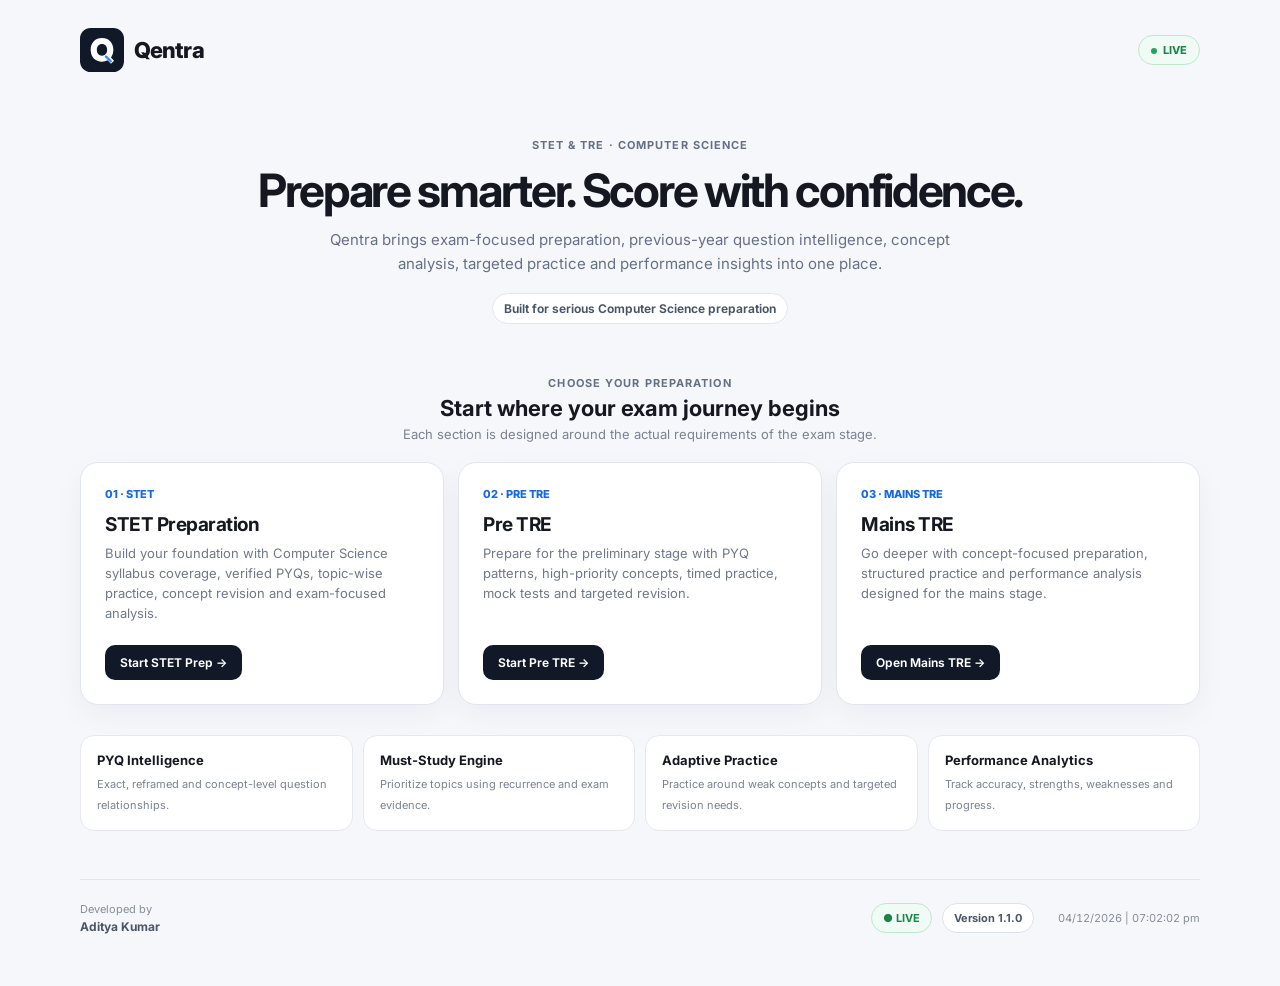
<file: index.html>
<!doctype html><html lang="en"><head><meta charset="UTF-8"><meta name="viewport" content="width=device-width,initial-scale=1.0"><title>Qentra — Exam Intelligence</title><link rel="preconnect" href="https://fonts.googleapis.com"><link rel="preconnect" href="https://fonts.gstatic.com" crossorigin><link href="https://fonts.googleapis.com/css2?family=Inter:wght@400;500;600;700;800&display=swap" rel="stylesheet"><style>*{box-sizing:border-box}body{margin:0;background:#f6f7fb;color:#151821;font-family:Inter,sans-serif;font-size:16px}.wrap{width:min(1120px,calc(100% - 40px));margin:auto;padding:28px 0 52px}.nav{display:flex;align-items:center;justify-content:space-between;margin-bottom:66px}.brand{font-size:22px;font-weight:800;letter-spacing:-.04em;display:flex;align-items:center;gap:10px}.logo{width:44px;height:44px}.status{font-size:11px;font-weight:750;color:#18864b;background:#effbf4;border:1px solid #bde8cf;border-radius:999px;padding:7px 12px}.status:before{content:'';display:inline-block;width:6px;height:6px;border-radius:50%;background:#22a65a;margin-right:6px}.hero{text-align:center;padding-bottom:52px}.eyebrow{font-size:11px;font-weight:700;letter-spacing:.1em;color:#667085}.hero h1{font-size:clamp(30px,4.5vw,46px);line-height:1.08;letter-spacing:-.05em;margin:14px 0 12px}.hero p{font-size:15px;line-height:1.6;color:#667085;max-width:620px;margin:auto}.hero .tag{display:inline-block;margin-top:17px;font-size:12px;font-weight:650;color:#475467;background:#fff;border:1px solid #e1e5ec;padding:7px 11px;border-radius:999px}.section-title{text-align:center;margin:0 0 20px}.section-title h2{font-size:22px;margin:5px 0}.section-title p{font-size:13px;color:#7a8290;margin:0}.cards{display:grid;grid-template-columns:repeat(3,1fr);gap:14px}.card{background:#fff;border:1px solid #e1e5ec;border-radius:18px;padding:24px;min-height:225px;box-shadow:0 10px 30px rgba(15,23,42,.045);display:flex;flex-direction:column;transition:.18s}.card:hover{transform:translateY(-2px);box-shadow:0 14px 36px rgba(15,23,42,.08)}.card .num{font-size:11px;font-weight:800;color:#1769e0}.card h2{font-size:19px;margin:12px 0 7px;letter-spacing:-.025em}.card p{font-size:13px;line-height:1.55;color:#707887;margin:0}.features{display:grid;grid-template-columns:repeat(4,1fr);gap:10px;margin-top:30px}.feature{background:#fff;border:1px solid #e5e8ed;border-radius:14px;padding:16px}.feature strong{display:block;font-size:13px;margin-bottom:4px}.feature span{font-size:11px;color:#7a8290;line-height:1.45}.cta{margin-top:auto;padding-top:22px}.btn{display:inline-block;border:0;border-radius:10px;padding:10px 15px;background:#111827;color:#fff;font:650 12px Inter,sans-serif;text-decoration:none;cursor:pointer}.footer{margin-top:48px;padding-top:22px;border-top:1px solid #e1e5ec;display:grid;grid-template-columns:1fr auto auto;align-items:center;gap:24px;color:#858d9a;font-size:11px}.developer strong{display:block;color:#4b5563;font-size:12px;margin-top:3px}.meta{display:flex;gap:10px;align-items:center}.meta-pill{border:1px solid #dbe3ef;background:#fff;border-radius:999px;padding:7px 11px;font-size:11px;font-weight:700;color:#4b5563}.live-pill{color:#18864b;border-color:#bde8cf;background:#effbf4}.time{font-variant-numeric:tabular-nums;white-space:nowrap}@media(max-width:850px){.cards{grid-template-columns:1fr}.features{grid-template-columns:repeat(2,1fr)}.footer{grid-template-columns:1fr;gap:12px;text-align:center}.meta{justify-content:center}}@media(max-width:520px){.wrap{width:min(100% - 28px,560px)}.nav{margin-bottom:44px}.brand{font-size:20px}.logo{width:40px;height:40px}.features{grid-template-columns:1fr}.hero h1{font-size:32px}.meta{flex-wrap:wrap}}@media(prefers-color-scheme:dark){body{background:#0e1117;color:#f3f5f7}.status,.live-pill{background:#13281d;border-color:#245e3d;color:#6fd49a}.card,.feature,.meta-pill{background:#151a22;border-color:#252d38;box-shadow:none}.hero p,.card p,.section-title p,.feature span,.footer{color:#a5afbd}.hero .tag{background:#151a22;border-color:#252d38;color:#c7ced8}.footer{border-color:#252d38}.developer strong,.meta-pill{color:#d0d6df}.btn{background:#f5f7fa;color:#10131a}}</style></head><body><main class="wrap"><nav class="nav"><div class="brand"><img class="logo" src="logo.svg" alt="Qentra logo">Qentra</div><div class="status">LIVE</div></nav><section class="hero"><div class="eyebrow">STET & TRE · COMPUTER SCIENCE</div><h1>Prepare smarter. Score with confidence.</h1><p>Qentra brings exam-focused preparation, previous-year question intelligence, concept analysis, targeted practice and performance insights into one place.</p><span class="tag">Built for serious Computer Science preparation</span></section><section><div class="section-title"><div class="eyebrow">CHOOSE YOUR PREPARATION</div><h2>Start where your exam journey begins</h2><p>Each section is designed around the actual requirements of the exam stage.</p></div><div class="cards"><article class="card"><div class="num">01 · STET</div><h2>STET Preparation</h2><p>Build your foundation with Computer Science syllabus coverage, verified PYQs, topic-wise practice, concept revision and exam-focused analysis.</p><div class="cta"><a class="btn" href="stet.html">Start STET Prep →</a></div></article><article class="card"><div class="num">02 · PRE TRE</div><h2>Pre TRE</h2><p>Prepare for the preliminary stage with PYQ patterns, high-priority concepts, timed practice, mock tests and targeted revision.</p><div class="cta"><a class="btn" href="pre-tre.html">Start Pre TRE →</a></div></article><article class="card"><div class="num">03 · MAINS TRE</div><h2>Mains TRE</h2><p>Go deeper with concept-focused preparation, structured practice and performance analysis designed for the mains stage.</p><div class="cta"><a class="btn" href="mains-tre.html">Open Mains TRE →</a></div></article></div></section><section class="features"><div class="feature"><strong>PYQ Intelligence</strong><span>Exact, reframed and concept-level question relationships.</span></div><div class="feature"><strong>Must-Study Engine</strong><span>Prioritize topics using recurrence and exam evidence.</span></div><div class="feature"><strong>Adaptive Practice</strong><span>Practice around weak concepts and targeted revision needs.</span></div><div class="feature"><strong>Performance Analytics</strong><span>Track accuracy, strengths, weaknesses and progress.</span></div></section><footer class="footer"><div class="developer">Developed by<strong>Aditya Kumar</strong></div><div class="meta"><span class="meta-pill live-pill">● LIVE</span><span class="meta-pill">Version 1.1.0</span></div><div class="time" id="currentTime">Loading time…</div></footer></main><script>function updateTime(){const n=new Date(),date=n.toLocaleDateString('en-IN',{day:'2-digit',month:'2-digit',year:'numeric'}),time=n.toLocaleTimeString('en-IN',{hour:'2-digit',minute:'2-digit',second:'2-digit',hour12:true});document.getElementById('currentTime').textContent=date+'  |  '+time}updateTime();setInterval(updateTime,1000);</script></body></html>
</file>
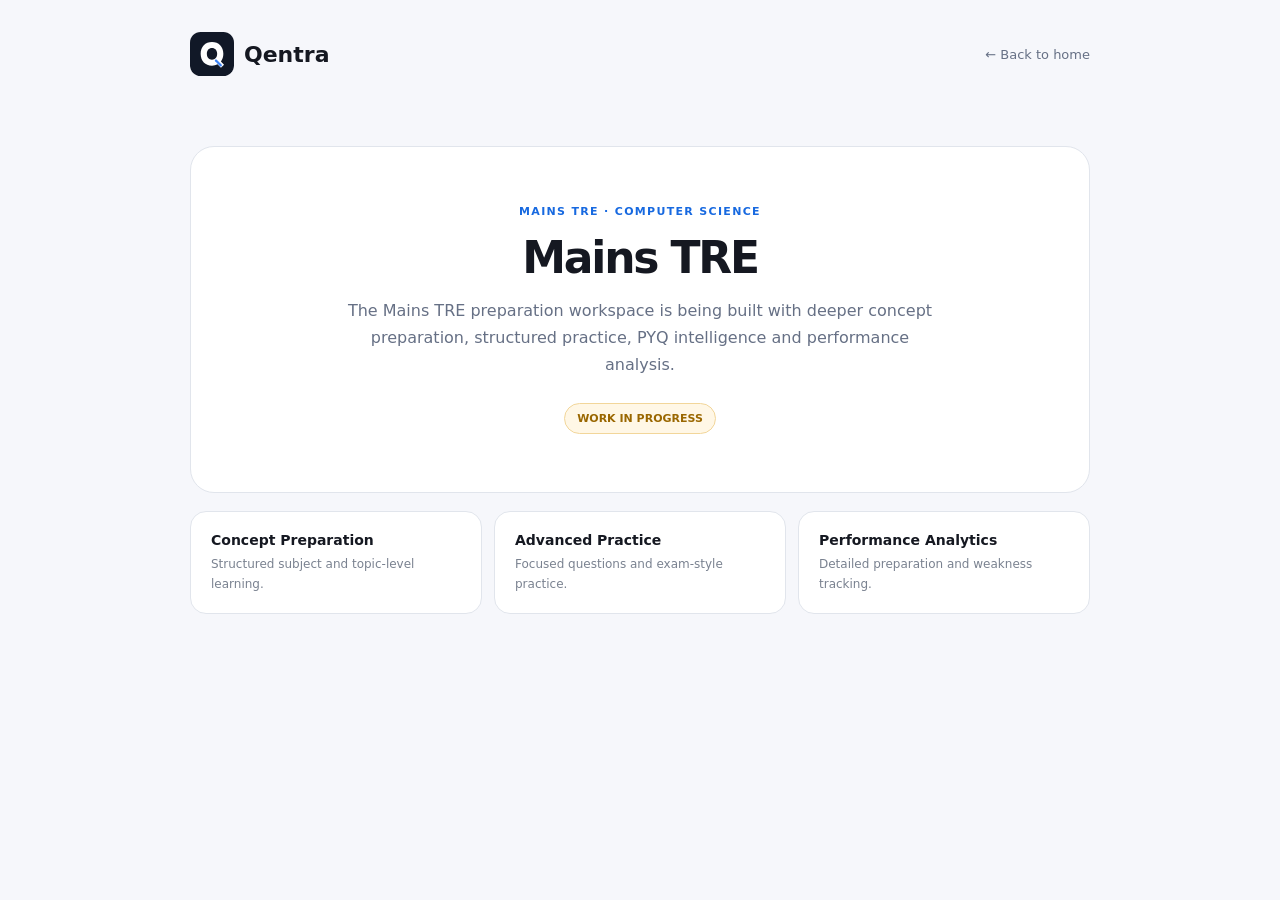
<file: mains-tre.html>
<!doctype html><html lang="en"><head><meta charset="UTF-8"><meta name="viewport" content="width=device-width,initial-scale=1.0"><title>Qentra — Mains TRE</title><style>body{margin:0;background:#f6f7fb;color:#151821;font-family:Inter,system-ui,sans-serif;font-size:16px}.wrap{width:min(900px,calc(100% - 40px));margin:auto;padding:32px 0}.nav{display:flex;justify-content:space-between;align-items:center;margin-bottom:70px}.brand{font-size:22px;font-weight:800;display:flex;align-items:center;gap:10px}.logo{width:44px}.back{color:#667085;text-decoration:none;font-size:13px}.hero{text-align:center;background:#fff;border:1px solid #e1e5ec;border-radius:24px;padding:58px 30px}.eyebrow{font-size:11px;font-weight:800;letter-spacing:.12em;color:#1769e0}.hero h1{font-size:44px;letter-spacing:-.05em;margin:14px 0}.hero p{max-width:610px;margin:auto;color:#667085;line-height:1.7}.badge{display:inline-block;margin-top:24px;padding:8px 12px;border-radius:999px;background:#fff7e6;border:1px solid #f2d69a;color:#9a6700;font-size:11px;font-weight:800}.roadmap{display:grid;grid-template-columns:repeat(3,1fr);gap:12px;margin-top:18px}.item{background:#fff;border:1px solid #e1e5ec;border-radius:16px;padding:20px}.item strong{display:block;font-size:14px;margin-bottom:5px}.item span{font-size:12px;color:#7a8290;line-height:1.5}@media(max-width:700px){.hero h1{font-size:34px}.roadmap{grid-template-columns:1fr}}@media(prefers-color-scheme:dark){body{background:#0e1117;color:#f3f5f7}.hero,.item{background:#151a22;border-color:#252d38}.hero p,.item span,.back{color:#a5afbd}.badge{background:#2b2415;border-color:#5c4720;color:#e4bd65}}</style></head><body><main class="wrap"><nav class="nav"><div class="brand"><img class="logo" src="logo.svg" alt="Qentra logo">Qentra</div><a class="back" href="index.html">← Back to home</a></nav><section class="hero"><div class="eyebrow">MAINS TRE · COMPUTER SCIENCE</div><h1>Mains TRE</h1><p>The Mains TRE preparation workspace is being built with deeper concept preparation, structured practice, PYQ intelligence and performance analysis.</p><span class="badge">WORK IN PROGRESS</span></section><section class="roadmap"><div class="item"><strong>Concept Preparation</strong><span>Structured subject and topic-level learning.</span></div><div class="item"><strong>Advanced Practice</strong><span>Focused questions and exam-style practice.</span></div><div class="item"><strong>Performance Analytics</strong><span>Detailed preparation and weakness tracking.</span></div></section></main></body></html>
</file>
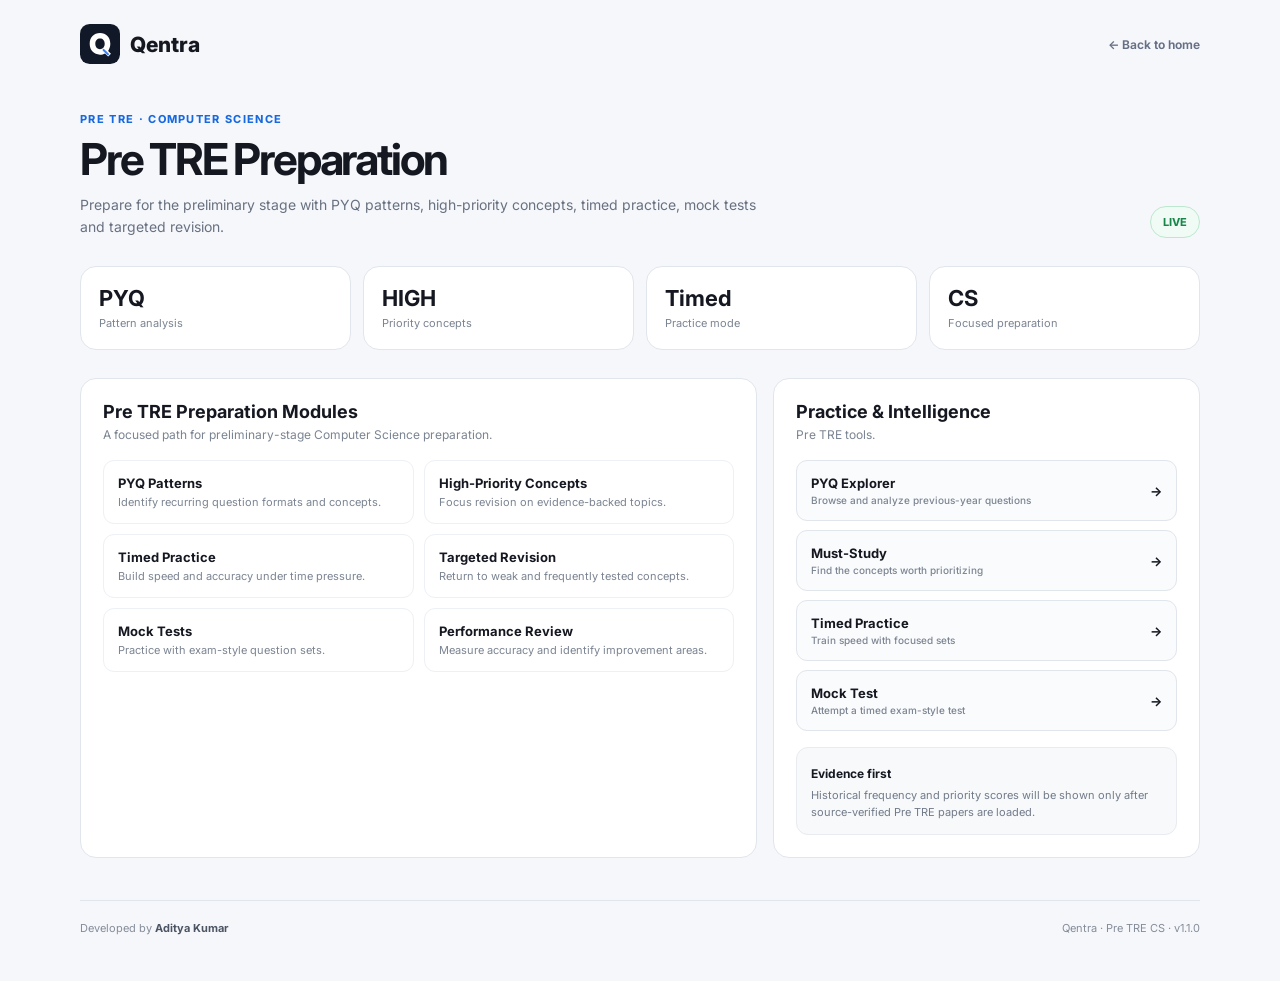
<file: pre-tre.html>
<!doctype html><html lang="en"><head><meta charset="UTF-8"><meta name="viewport" content="width=device-width,initial-scale=1.0"><title>Qentra — Pre TRE</title><link rel="preconnect" href="https://fonts.googleapis.com"><link rel="preconnect" href="https://fonts.gstatic.com" crossorigin><link href="https://fonts.googleapis.com/css2?family=Inter:wght@400;500;600;700;800&display=swap" rel="stylesheet"><style>*{box-sizing:border-box}body{margin:0;background:#f6f7fb;color:#151821;font-family:Inter,sans-serif;font-size:16px}.wrap{width:min(1120px,calc(100% - 40px));margin:auto;padding:24px 0 46px}.nav{display:flex;justify-content:space-between;align-items:center;margin-bottom:48px}.brand{display:flex;align-items:center;gap:10px;font-size:21px;font-weight:800}.logo{width:40px;height:40px}.back{text-decoration:none;color:#667085;font-size:12px;font-weight:650}.hero{display:flex;justify-content:space-between;align-items:end;gap:30px;margin-bottom:28px}.eyebrow{font-size:11px;font-weight:750;letter-spacing:.12em;color:#1769e0}.hero h1{font-size:clamp(30px,4vw,44px);letter-spacing:-.05em;line-height:1.08;margin:10px 0}.hero p{max-width:680px;color:#687180;font-size:14px;line-height:1.6;margin:0}.live{font-size:11px;font-weight:750;color:#18864b;background:#effbf4;border:1px solid #bde8cf;border-radius:999px;padding:8px 12px}.stats{display:grid;grid-template-columns:repeat(4,1fr);gap:12px;margin-bottom:28px}.stat,.card{background:#fff;border:1px solid #e1e5ec;border-radius:16px}.stat{padding:18px}.stat strong{display:block;font-size:22px}.stat span{font-size:11px;color:#7b8492}.grid{display:grid;grid-template-columns:1.35fr .85fr;gap:16px}.card{padding:22px}.card h2{font-size:18px;margin:0 0 5px}.muted{font-size:12px;color:#7b8492;margin:0 0 18px}.modules{display:grid;grid-template-columns:1fr 1fr;gap:10px}.module{border:1px solid #edf0f4;border-radius:11px;padding:14px}.module strong{font-size:13px;display:block}.module span{font-size:11px;color:#7b8492;display:block;margin-top:4px}.actions{display:grid;gap:9px}.action{display:flex;align-items:center;justify-content:space-between;text-decoration:none;color:#151821;border:1px solid #e1e5ec;border-radius:11px;padding:14px;background:#fafbfc;font-size:13px;font-weight:700}.action small{display:block;font-size:10px;font-weight:500;color:#7b8492;margin-top:3px}.priority{margin-top:16px;padding:14px;border-radius:12px;background:#f7f9fb;border:1px solid #e8ebef}.priority b{font-size:12px}.priority p{font-size:11px;color:#727b89;line-height:1.5;margin:5px 0 0}.footer{margin-top:42px;padding-top:20px;border-top:1px solid #e1e5ec;display:flex;justify-content:space-between;color:#858d9a;font-size:11px}.footer strong{color:#4b5563}@media(max-width:800px){.hero{align-items:start;flex-direction:column}.stats{grid-template-columns:repeat(2,1fr)}.grid{grid-template-columns:1fr}.modules{grid-template-columns:1fr}}@media(max-width:520px){.wrap{width:min(100% - 28px,560px)}.stats{grid-template-columns:1fr 1fr}.footer{flex-direction:column;gap:8px}}@media(prefers-color-scheme:dark){body{background:#0e1117;color:#f3f5f7}.back,.hero p,.stat span,.muted,.module span,.action small,.priority p,.footer{color:#a5afbd}.stat,.card{background:#151a22;border-color:#252d38}.module,.action,.priority{border-color:#2a323c;background:#11161d}.module strong,.action{color:#f3f5f7}.footer{border-color:#252d38}.footer strong{color:#d0d6df}}</style></head><body><main class="wrap"><nav class="nav"><div class="brand"><img class="logo" src="logo.svg" alt="Qentra logo">Qentra</div><a class="back" href="index.html">← Back to home</a></nav><header class="hero"><div><div class="eyebrow">PRE TRE · COMPUTER SCIENCE</div><h1>Pre TRE Preparation</h1><p>Prepare for the preliminary stage with PYQ patterns, high-priority concepts, timed practice, mock tests and targeted revision.</p></div><span class="live">LIVE</span></header><section class="stats"><div class="stat"><strong>PYQ</strong><span>Pattern analysis</span></div><div class="stat"><strong>HIGH</strong><span>Priority concepts</span></div><div class="stat"><strong>Timed</strong><span>Practice mode</span></div><div class="stat"><strong>CS</strong><span>Focused preparation</span></div></section><section class="grid"><div class="card"><h2>Pre TRE Preparation Modules</h2><p class="muted">A focused path for preliminary-stage Computer Science preparation.</p><div class="modules"><div class="module"><strong>PYQ Patterns</strong><span>Identify recurring question formats and concepts.</span></div><div class="module"><strong>High-Priority Concepts</strong><span>Focus revision on evidence-backed topics.</span></div><div class="module"><strong>Timed Practice</strong><span>Build speed and accuracy under time pressure.</span></div><div class="module"><strong>Targeted Revision</strong><span>Return to weak and frequently tested concepts.</span></div><div class="module"><strong>Mock Tests</strong><span>Practice with exam-style question sets.</span></div><div class="module"><strong>Performance Review</strong><span>Measure accuracy and identify improvement areas.</span></div></div></div><aside class="card"><h2>Practice & Intelligence</h2><p class="muted">Pre TRE tools.</p><div class="actions"><a class="action" href="#pyq"><span>PYQ Explorer<small>Browse and analyze previous-year questions</small></span>→</a><a class="action" href="#priority"><span>Must-Study<small>Find the concepts worth prioritizing</small></span>→</a><a class="action" href="#practice"><span>Timed Practice<small>Train speed with focused sets</small></span>→</a><a class="action" href="#mock"><span>Mock Test<small>Attempt a timed exam-style test</small></span>→</a></div><div class="priority"><b>Evidence first</b><p>Historical frequency and priority scores will be shown only after source-verified Pre TRE papers are loaded.</p></div></aside></section><footer class="footer"><span>Developed by <strong>Aditya Kumar</strong></span><span>Qentra · Pre TRE CS · v1.1.0</span></footer></main></body></html>
</file>
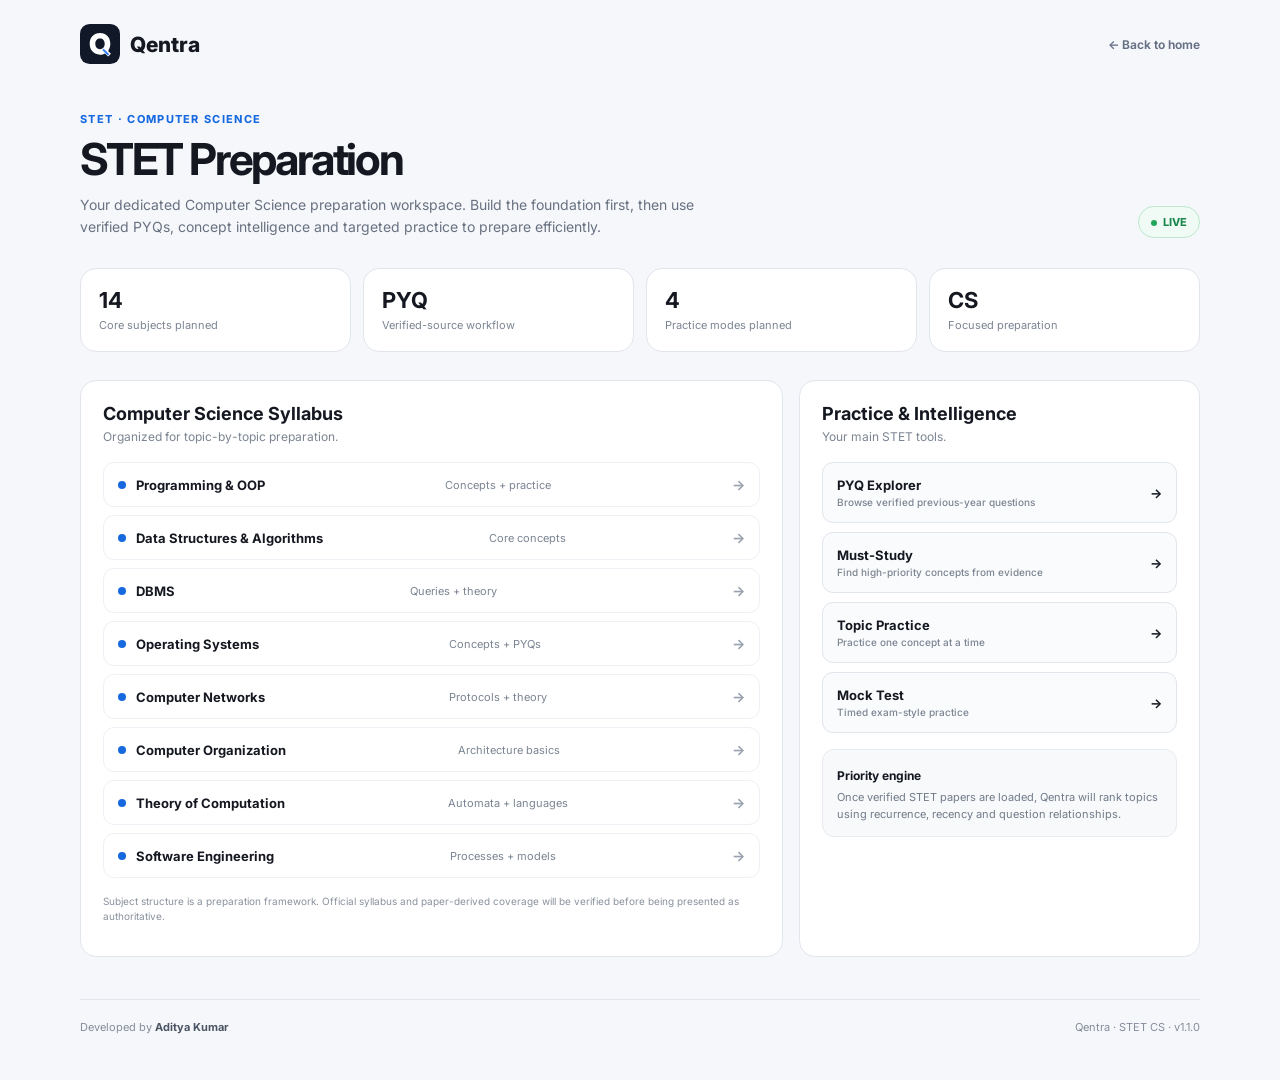
<file: stet.html>
<!doctype html><html lang="en"><head><meta charset="UTF-8"><meta name="viewport" content="width=device-width,initial-scale=1.0"><title>Qentra — STET Preparation</title><link rel="preconnect" href="https://fonts.googleapis.com"><link rel="preconnect" href="https://fonts.gstatic.com" crossorigin><link href="https://fonts.googleapis.com/css2?family=Inter:wght@400;500;600;700;800&display=swap" rel="stylesheet"><style>*{box-sizing:border-box}body{margin:0;background:#f6f7fb;color:#151821;font-family:Inter,sans-serif;font-size:16px}.wrap{width:min(1120px,calc(100% - 40px));margin:auto;padding:24px 0 46px}.nav{display:flex;align-items:center;justify-content:space-between;margin-bottom:48px}.brand{display:flex;align-items:center;gap:10px;font-size:21px;font-weight:800}.logo{width:40px;height:40px}.back{color:#667085;text-decoration:none;font-size:12px;font-weight:650}.back:hover{color:#151821}.hero{display:flex;justify-content:space-between;align-items:end;gap:30px;margin-bottom:30px}.eyebrow{font-size:11px;font-weight:750;letter-spacing:.12em;color:#1769e0}.hero h1{font-size:clamp(30px,4vw,44px);letter-spacing:-.05em;line-height:1.08;margin:10px 0}.hero p{max-width:650px;color:#687180;font-size:14px;line-height:1.6;margin:0}.live{font-size:11px;font-weight:750;color:#18864b;background:#effbf4;border:1px solid #bde8cf;border-radius:999px;padding:8px 12px;white-space:nowrap}.live:before{content:'';display:inline-block;width:6px;height:6px;border-radius:50%;background:#22a65a;margin-right:6px}.stats{display:grid;grid-template-columns:repeat(4,1fr);gap:12px;margin-bottom:28px}.stat,.card{background:#fff;border:1px solid #e1e5ec;border-radius:16px}.stat{padding:18px}.stat strong{display:block;font-size:22px}.stat span{font-size:11px;color:#7b8492}.grid{display:grid;grid-template-columns:1.4fr .8fr;gap:16px}.card{padding:22px}.card h2{font-size:18px;margin:0 0 5px}.muted{font-size:12px;color:#7b8492;margin:0 0 18px}.subjects{display:grid;gap:8px}.subject{display:flex;align-items:center;justify-content:space-between;padding:13px 14px;border:1px solid #edf0f4;border-radius:11px}.subject div{display:flex;align-items:center;gap:10px}.dot{width:8px;height:8px;border-radius:50%;background:#1769e0}.subject strong{font-size:13px}.subject span{font-size:11px;color:#7b8492}.arrow{font-size:14px;color:#98a1ad}.actions{display:grid;gap:9px}.action{display:flex;align-items:center;justify-content:space-between;text-decoration:none;color:#151821;border:1px solid #e1e5ec;border-radius:11px;padding:14px;background:#fafbfc;font-size:13px;font-weight:700}.action small{display:block;font-size:10px;font-weight:500;color:#7b8492;margin-top:3px}.action:hover{border-color:#cbd5e1;background:#f7f9fb}.priority{margin-top:16px;padding:14px;border-radius:12px;background:#f7f9fb;border:1px solid #e8ebef}.priority b{font-size:12px}.priority p{font-size:11px;color:#727b89;line-height:1.5;margin:5px 0 0}.note{margin-top:16px;font-size:10px;color:#8a929e;line-height:1.5}.footer{margin-top:42px;padding-top:20px;border-top:1px solid #e1e5ec;display:flex;justify-content:space-between;color:#858d9a;font-size:11px}.footer strong{color:#4b5563}@media(max-width:800px){.hero{align-items:start;flex-direction:column}.stats{grid-template-columns:repeat(2,1fr)}.grid{grid-template-columns:1fr}}@media(max-width:520px){.wrap{width:min(100% - 28px,560px)}.stats{grid-template-columns:1fr 1fr}.footer{flex-direction:column;gap:8px}}@media(prefers-color-scheme:dark){body{background:#0e1117;color:#f3f5f7}.back,.hero p,.stat span,.muted,.subject span,.arrow,.priority p,.note,.footer{color:#a5afbd}.stat,.card{background:#151a22;border-color:#252d38}.subject,.action,.priority{border-color:#2a323c;background:#11161d}.subject strong,.action{color:#f3f5f7}.footer{border-color:#252d38}.footer strong{color:#d0d6df}}</style></head><body><main class="wrap"><nav class="nav"><div class="brand"><img class="logo" src="logo.svg" alt="Qentra logo">Qentra</div><a class="back" href="index.html">← Back to home</a></nav><header class="hero"><div><div class="eyebrow">STET · COMPUTER SCIENCE</div><h1>STET Preparation</h1><p>Your dedicated Computer Science preparation workspace. Build the foundation first, then use verified PYQs, concept intelligence and targeted practice to prepare efficiently.</p></div><span class="live">LIVE</span></header><section class="stats"><div class="stat"><strong>14</strong><span>Core subjects planned</span></div><div class="stat"><strong>PYQ</strong><span>Verified-source workflow</span></div><div class="stat"><strong>4</strong><span>Practice modes planned</span></div><div class="stat"><strong>CS</strong><span>Focused preparation</span></div></section><section class="grid"><div class="card"><h2>Computer Science Syllabus</h2><p class="muted">Organized for topic-by-topic preparation.</p><div class="subjects"><div class="subject"><div><i class="dot"></i><strong>Programming & OOP</strong></div><span>Concepts + practice</span><b class="arrow">→</b></div><div class="subject"><div><i class="dot"></i><strong>Data Structures & Algorithms</strong></div><span>Core concepts</span><b class="arrow">→</b></div><div class="subject"><div><i class="dot"></i><strong>DBMS</strong></div><span>Queries + theory</span><b class="arrow">→</b></div><div class="subject"><div><i class="dot"></i><strong>Operating Systems</strong></div><span>Concepts + PYQs</span><b class="arrow">→</b></div><div class="subject"><div><i class="dot"></i><strong>Computer Networks</strong></div><span>Protocols + theory</span><b class="arrow">→</b></div><div class="subject"><div><i class="dot"></i><strong>Computer Organization</strong></div><span>Architecture basics</span><b class="arrow">→</b></div><div class="subject"><div><i class="dot"></i><strong>Theory of Computation</strong></div><span>Automata + languages</span><b class="arrow">→</b></div><div class="subject"><div><i class="dot"></i><strong>Software Engineering</strong></div><span>Processes + models</span><b class="arrow">→</b></div></div><p class="note">Subject structure is a preparation framework. Official syllabus and paper-derived coverage will be verified before being presented as authoritative.</p></div><aside class="card"><h2>Practice & Intelligence</h2><p class="muted">Your main STET tools.</p><div class="actions"><a class="action" href="#pyq"><span>PYQ Explorer<small>Browse verified previous-year questions</small></span>→</a><a class="action" href="#must-study"><span>Must-Study<small>Find high-priority concepts from evidence</small></span>→</a><a class="action" href="#topic-practice"><span>Topic Practice<small>Practice one concept at a time</small></span>→</a><a class="action" href="#mock"><span>Mock Test<small>Timed exam-style practice</small></span>→</a></div><div class="priority"><b>Priority engine</b><p>Once verified STET papers are loaded, Qentra will rank topics using recurrence, recency and question relationships.</p></div></aside></section><footer class="footer"><span>Developed by <strong>Aditya Kumar</strong></span><span>Qentra · STET CS · v1.1.0</span></footer></main></body></html>
</file>
